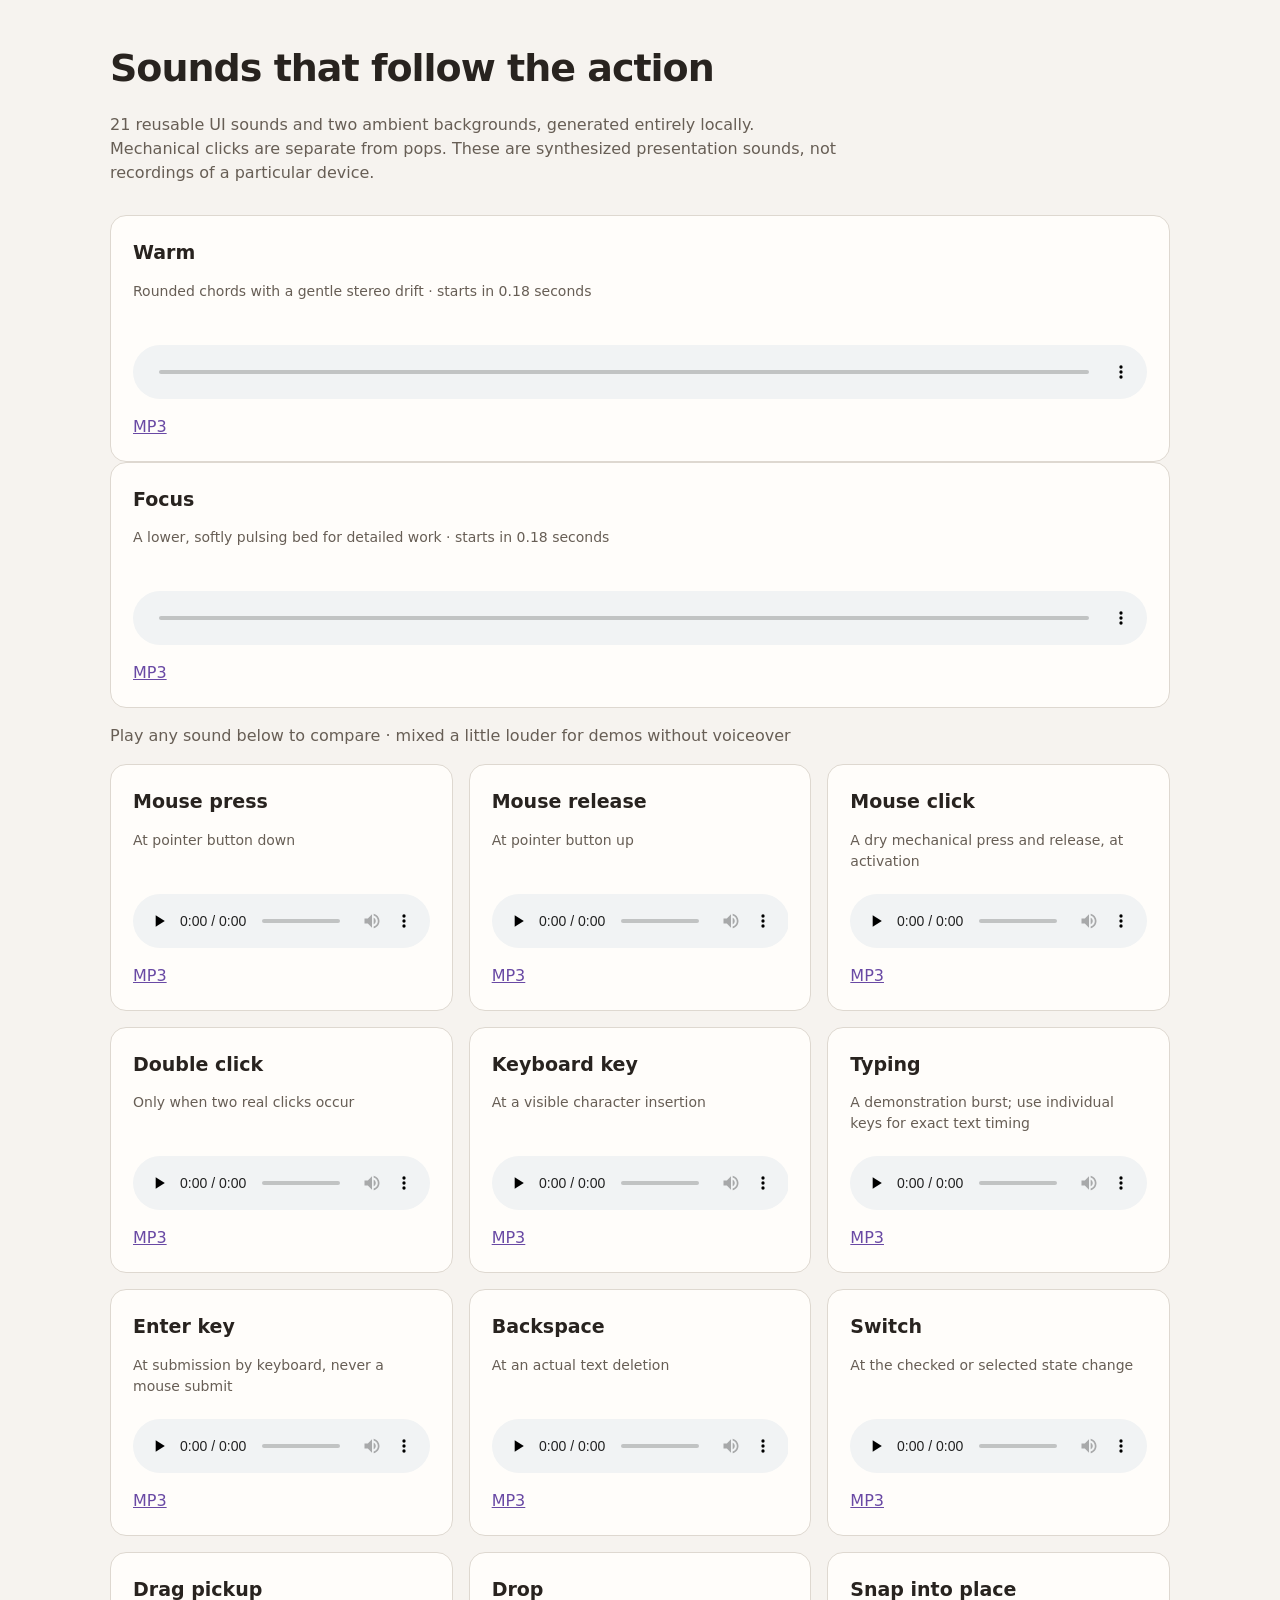
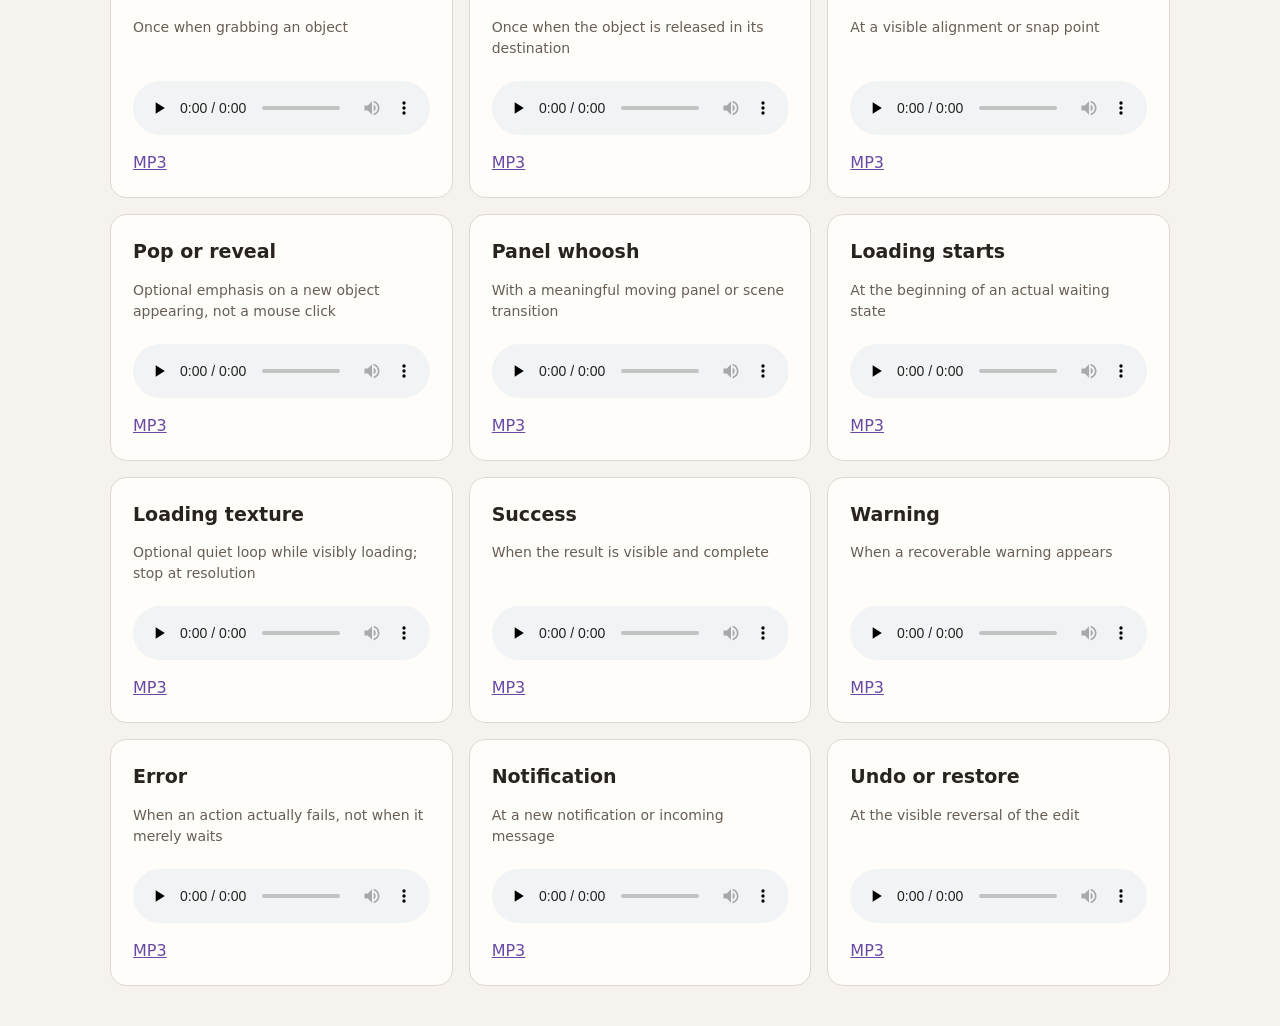
<file: skills/app-workflow-demo/assets/ui-audio/index.html>
<!doctype html><html lang="en"><meta charset="utf-8"><meta name="viewport" content="width=device-width,initial-scale=1"><title>UI sound library</title><style>*{box-sizing:border-box}body{margin:0;background:#f6f3ef;color:#28231f;font:16px/1.5 system-ui}main{max-width:1100px;margin:auto;padding:40px 20px}h1{font-size:38px;letter-spacing:-1px;margin:0}h2{font-size:19px;margin:0}p{color:#675e55}section{display:grid;grid-template-columns:repeat(auto-fit,minmax(290px,1fr));gap:16px}article{padding:22px;background:#fffdfa;border:1px solid #ded8d0;border-radius:16px}article p{min-height:48px;font-size:14px}audio{display:block;width:100%;margin:16px 0}a{color:#6949a4}.intro{max-width:730px;margin-bottom:30px}</style><main><h1>Sounds that follow the action</h1><p class="intro">21 reusable UI sounds and two ambient backgrounds, generated entirely locally. Mechanical clicks are separate from pops. These are synthesized presentation sounds, not recordings of a particular device.</p><article><h2>Warm</h2><p>Rounded chords with a gentle stereo drift · starts in 0.18 seconds</p><audio controls preload="none" src="ambience.mp3"></audio><a download href="ambience.mp3">MP3</a></article><article><h2>Focus</h2><p>A lower, softly pulsing bed for detailed work · starts in 0.18 seconds</p><audio controls preload="none" src="ambience-focus.mp3"></audio><a download href="ambience-focus.mp3">MP3</a></article><p>Play any sound below to compare · mixed a little louder for demos without voiceover</p><section><article><h2>Mouse press</h2><p>At pointer button down</p><audio controls preload="none" src="mouse_down.mp3"></audio><a download href="mouse_down.mp3">MP3</a></article><article><h2>Mouse release</h2><p>At pointer button up</p><audio controls preload="none" src="mouse_up.mp3"></audio><a download href="mouse_up.mp3">MP3</a></article><article><h2>Mouse click</h2><p>A dry mechanical press and release, at activation</p><audio controls preload="none" src="click.mp3"></audio><a download href="click.mp3">MP3</a></article><article><h2>Double click</h2><p>Only when two real clicks occur</p><audio controls preload="none" src="double_click.mp3"></audio><a download href="double_click.mp3">MP3</a></article><article><h2>Keyboard key</h2><p>At a visible character insertion</p><audio controls preload="none" src="key.mp3"></audio><a download href="key.mp3">MP3</a></article><article><h2>Typing</h2><p>A demonstration burst; use individual keys for exact text timing</p><audio controls preload="none" src="typing.mp3"></audio><a download href="typing.mp3">MP3</a></article><article><h2>Enter key</h2><p>At submission by keyboard, never a mouse submit</p><audio controls preload="none" src="enter.mp3"></audio><a download href="enter.mp3">MP3</a></article><article><h2>Backspace</h2><p>At an actual text deletion</p><audio controls preload="none" src="backspace.mp3"></audio><a download href="backspace.mp3">MP3</a></article><article><h2>Switch</h2><p>At the checked or selected state change</p><audio controls preload="none" src="toggle.mp3"></audio><a download href="toggle.mp3">MP3</a></article><article><h2>Drag pickup</h2><p>Once when grabbing an object</p><audio controls preload="none" src="drag.mp3"></audio><a download href="drag.mp3">MP3</a></article><article><h2>Drop</h2><p>Once when the object is released in its destination</p><audio controls preload="none" src="drop.mp3"></audio><a download href="drop.mp3">MP3</a></article><article><h2>Snap into place</h2><p>At a visible alignment or snap point</p><audio controls preload="none" src="snap.mp3"></audio><a download href="snap.mp3">MP3</a></article><article><h2>Pop or reveal</h2><p>Optional emphasis on a new object appearing, not a mouse click</p><audio controls preload="none" src="pop.mp3"></audio><a download href="pop.mp3">MP3</a></article><article><h2>Panel whoosh</h2><p>With a meaningful moving panel or scene transition</p><audio controls preload="none" src="transition.mp3"></audio><a download href="transition.mp3">MP3</a></article><article><h2>Loading starts</h2><p>At the beginning of an actual waiting state</p><audio controls preload="none" src="loading_start.mp3"></audio><a download href="loading_start.mp3">MP3</a></article><article><h2>Loading texture</h2><p>Optional quiet loop while visibly loading; stop at resolution</p><audio controls preload="none" src="loading_loop.mp3"></audio><a download href="loading_loop.mp3">MP3</a></article><article><h2>Success</h2><p>When the result is visible and complete</p><audio controls preload="none" src="complete.mp3"></audio><a download href="complete.mp3">MP3</a></article><article><h2>Warning</h2><p>When a recoverable warning appears</p><audio controls preload="none" src="attention.mp3"></audio><a download href="attention.mp3">MP3</a></article><article><h2>Error</h2><p>When an action actually fails, not when it merely waits</p><audio controls preload="none" src="error.mp3"></audio><a download href="error.mp3">MP3</a></article><article><h2>Notification</h2><p>At a new notification or incoming message</p><audio controls preload="none" src="notification.mp3"></audio><a download href="notification.mp3">MP3</a></article><article><h2>Undo or restore</h2><p>At the visible reversal of the edit</p><audio controls preload="none" src="undo.mp3"></audio><a download href="undo.mp3">MP3</a></article></section></main></html>
</file>
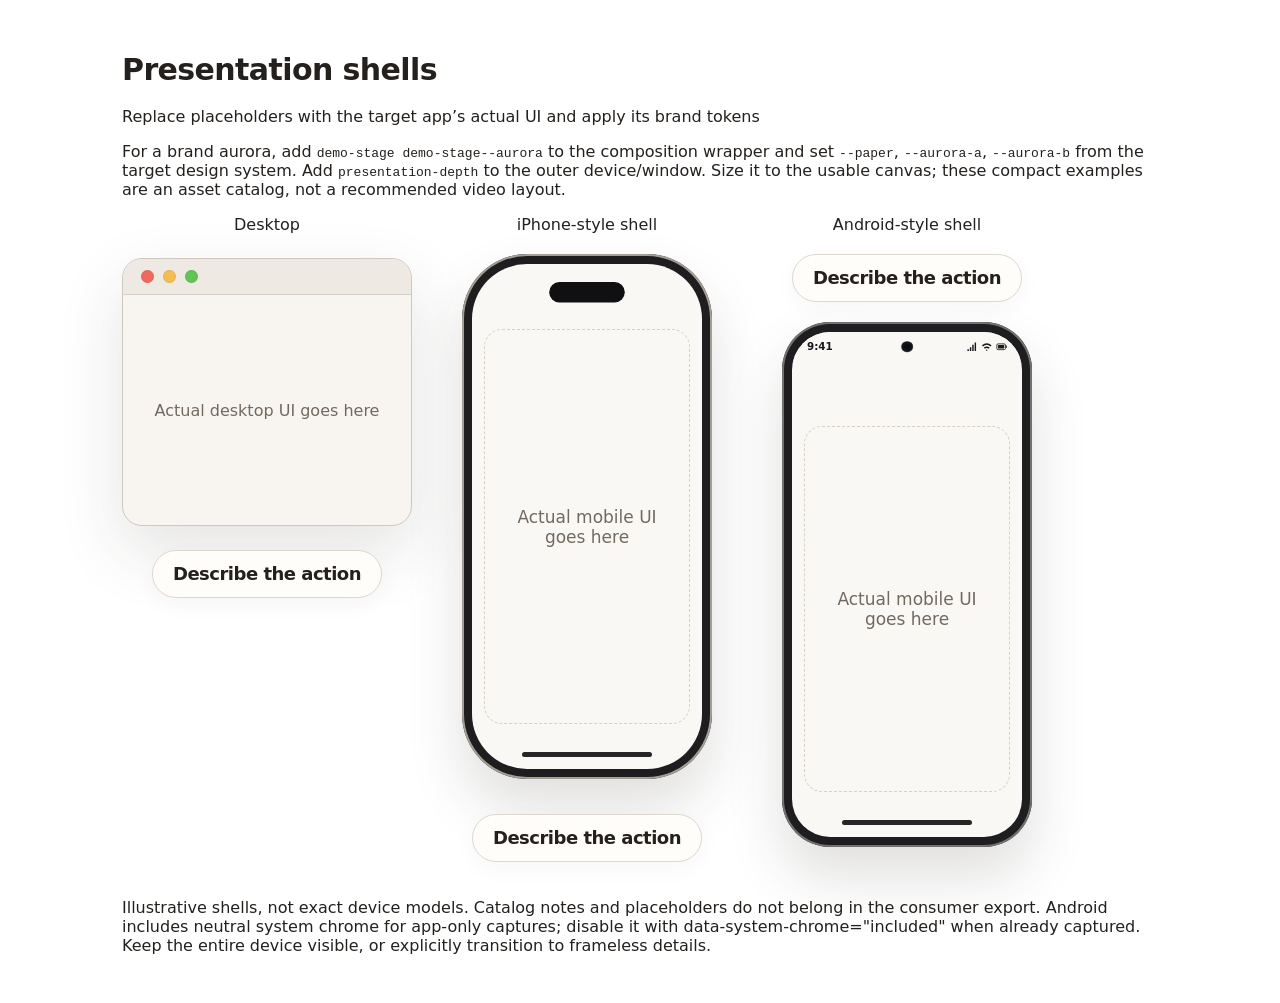
<file: skills/app-workflow-demo/assets/presentation-shells/shells.html>
<!doctype html><html lang="en"><meta charset="utf-8"><meta name="viewport" content="width=device-width,initial-scale=1"><title>Reusable presentation shells</title><link rel="stylesheet" href="frames.css"><style>main{padding:32px;max-width:1100px;margin:auto}h1{font-size:30px;letter-spacing:-.6px}.examples{display:flex;gap:30px;flex-wrap:wrap}figure{margin:0;width:290px}.frame-box{position:relative;height:540px;margin:20px 0}.device{width:250px;height:525px;left:20px;top:0}.action-pill{font-size:18px;padding:12px 20px;max-width:100%}figcaption{text-align:center}.placeholder{position:absolute;inset:65px 12px 45px;display:grid;place-items:center;color:#72695f;text-align:center;padding:20px;border:1px dashed #d9d0c5;border-radius:18px;font-size:17px}.caption-slot{position:static}.iphone .camera{transform:translateX(-50%) scale(.6);transform-origin:top center}.mac-window{position:relative;inset:auto;width:100%;margin:24px 0}.mac-titlebar{height:36px;font-size:12px}.mac-content{height:230px;display:grid;place-items:center;color:#73695f}</style><main><h1>Presentation shells</h1><p>Replace placeholders with the target app’s actual UI and apply its brand tokens</p><p>For a brand aurora, add <code>demo-stage demo-stage--aurora</code> to the composition wrapper and set <code>--paper</code>, <code>--aurora-a</code>, <code>--aurora-b</code> from the target design system. Add <code>presentation-depth</code> to the outer device/window. Size it to the usable canvas; these compact examples are an asset catalog, not a recommended video layout.</p><div class="examples"><figure><figcaption>Desktop</figcaption><div class="mac-window"><div class="mac-titlebar"><div class="traffic-lights"><i></i><i></i><i></i></div></div><div class="mac-content">Actual desktop UI goes here</div></div><div class="caption-slot"><div class="action-pill">Describe the action</div></div></figure><figure><figcaption>iPhone-style shell</figcaption><div class="frame-box"><div class="device iphone"><div class="phone-screen"><div class="camera"></div><div class="placeholder">Actual mobile UI goes here</div><div class="gesture"></div></div></div></div><div class="caption-slot"><div class="action-pill">Describe the action</div></div></figure><figure><figcaption>Android-style shell</figcaption><div class="caption-slot" style="margin-top:20px"><div class="action-pill">Describe the action</div></div><div class="frame-box"><div class="device android" data-system-chrome="omitted"><div class="phone-screen"><div class="android-status-bar" aria-hidden="true"><span>9:41</span><span class="android-status-icons"><svg viewBox="0 0 24 24"><path d="M3 17h3v4H3zm5-4h3v8H8zm5-5h3v13h-3zm5-5h3v18h-3z"/></svg><svg viewBox="0 0 24 24"><path d="M2 8.8a16 16 0 0 1 20 0l-2 2.5a12.7 12.7 0 0 0-16 0zm4 5a9.6 9.6 0 0 1 12 0L16 16a6.4 6.4 0 0 0-8 0zm4 4.8a3.2 3.2 0 0 1 4 0L12 21z"/></svg><svg viewBox="0 0 28 24"><rect x="2" y="5" width="21" height="14" rx="3" fill="none" stroke="currentColor" stroke-width="2"/><rect x="5" y="8" width="15" height="8" rx="1"/><path d="M25 9h2v6h-2z"/></svg></span></div><div class="camera" aria-hidden="true"></div><div class="android-app-viewport"><div class="placeholder">Actual mobile UI goes here</div></div><div class="gesture"></div></div></div></div></figure></div><p>Illustrative shells, not exact device models. Catalog notes and placeholders do not belong in the consumer export. Android includes neutral system chrome for app-only captures; disable it with data-system-chrome="included" when already captured. Keep the entire device visible, or explicitly transition to frameless details.</p></main></html>
</file>
<file: skills/app-workflow-demo/assets/presentation-shells/frames.css>
*{box-sizing:border-box}body{margin:0;color:var(--ink,#24201d);font-family:var(--font,system-ui,sans-serif)}
.demo-stage{position:relative;overflow:hidden;background:radial-gradient(ellipse at 15% 0%,var(--wash,#e9e7e3),transparent 58%),var(--paper,#f4f1ed)}
.action-pill{display:inline-flex;align-items:center;justify-content:center;max-width:86%;padding:18px 30px;border-radius:32px;background:var(--caption-surface,#fffdf9);color:var(--ink,#24201d);border:1px solid var(--caption-line,#ded7ce);box-shadow:0 7px 22px #3d30260a;font-weight:550;line-height:1.22;text-align:center;letter-spacing:-.5px;font-size:34px;isolation:isolate}
.caption-slot{position:absolute;left:0;right:0;display:flex;justify-content:center;align-items:center;pointer-events:none}
.device{position:absolute;background:#1e1e20;box-shadow:0 30px 55px #30272325,inset 0 0 0 2px #a49e97;overflow:visible;padding:10px}
.device.iphone{border-radius:65px}.device.android{border-radius:48px;box-shadow:0 30px 55px #30272325,inset 0 0 0 2px #737170}
.phone-screen{position:relative;width:100%;height:100%;background:#faf8f5;overflow:hidden;border-radius:55px}.android .phone-screen{border-radius:38px}
.iphone .camera{position:absolute;top:18px;left:50%;transform:translateX(-50%);width:126px;height:34px;border-radius:30px;background:#101012;z-index:5}
.android .phone-screen{container-type:inline-size;--android-status-height:5.8%;--android-camera-size:4.2%;--android-status-ink:#17191d;--android-status-surface:#faf8f5}
.android .camera{position:absolute;top:calc(var(--android-status-height) / 2);left:50%;transform:translate(-50%,-50%);width:var(--android-camera-size);height:auto;aspect-ratio:1;border-radius:50%;background:#090b0e;box-shadow:0 0 0 1px #30343b,inset 0 0 0 2px #11151b;z-index:6}
.android-status-bar{position:absolute;inset:0 0 auto;height:var(--android-status-height);padding:0 6.5%;display:flex;align-items:center;justify-content:space-between;background:var(--android-status-surface);color:var(--android-status-ink);font-family:system-ui,sans-serif;font-size:4.5cqw;font-weight:600;line-height:1;z-index:4}
.android-status-icons{display:flex;gap:1.4cqw;align-items:center}
.android-status-icons svg{display:block;width:5cqw;height:5cqw;fill:currentColor;flex:none}
.android-app-viewport{position:absolute;inset:var(--android-status-height) 0 0;overflow:hidden}
.android-app-viewport>img{display:block;width:100%;height:100%;object-fit:contain;object-position:top center}
.android[data-system-chrome="included"] .android-status-bar{display:none}
.android[data-system-chrome="included"] .android-app-viewport{top:0}
.android[data-camera-included="true"] .camera{display:none}
.page-heading{position:absolute;left:var(--stage-gutter,4%);right:var(--stage-gutter,4%);top:var(--heading-top,4%);margin:0;text-align:center;color:var(--ink,#24201d);font-family:var(--font,system-ui,sans-serif);font-size:var(--heading-size,56px);line-height:1.12;font-weight:600}
.gesture{position:absolute;bottom:12px;left:50%;transform:translateX(-50%);width:130px;height:5px;background:#272526;border-radius:8px;z-index:5}
.hardware-button{position:absolute;right:-3px;top:205px;width:3px;height:78px;border-radius:0 3px 3px 0;background:#77716a}
.mac-window{position:absolute;border:1px solid #d0c7bf;border-radius:20px;overflow:hidden;background:#f8f5f1;box-shadow:0 25px 65px #30272320}
.mac-titlebar{height:44px;position:relative;display:flex;align-items:center;justify-content:center;background:#eee9e3;border-bottom:1px solid #d8d0c7;color:#746c64;font-size:17px;font-weight:500}
.traffic-lights{position:absolute;left:18px;display:flex;gap:9px}.traffic-lights i{width:13px;height:13px;border-radius:50%;background:#ee6a5e;border:1px solid #00000012}.traffic-lights i:nth-child(2){background:#f4bd4f}.traffic-lights i:nth-child(3){background:#61c454}
.mac-content{display:block;width:100%;height:auto}.sample-ui{padding:82px 25px 28px;color:#302a24;font-family:inherit}.sample-ui small{display:block;font-size:13px;text-transform:uppercase;letter-spacing:1px;color:#7a7067}.sample-ui h2{margin:12px 0 22px;font-size:34px;letter-spacing:-1px;line-height:1.05}.sample-ui .media{height:210px;border-radius:16px;background:linear-gradient(145deg,#ddd4e9,#ebe5da);display:grid;place-items:center;color:#78668a;font-size:16px;border:1px solid #dbd1df}.sample-ui p{font-size:16px;line-height:1.5;color:#80746a}.sample-ui .sample-row{display:flex;gap:16px;align-items:center;padding:15px 12px;border:1px solid #e4ddd4;border-radius:14px;margin:10px 0;background:#fffdf9;font-size:18px}.sample-ui .sample-row.selected{border:1.5px solid #896aac;background:#f1ebf7}.sample-ui .thumb{width:45px;height:45px;border-radius:8px;background:#e8e1ed}.sample-ui .sample-row:nth-last-child(1) .thumb{background:#e4ddd1}.sample-ui .duration{margin-left:auto;font-size:14px;color:#82796e}.sample-ui .sample-button{margin-top:26px;background:#302924;color:#fff;border-radius:30px;padding:17px;text-align:center;font-size:18px}.study-note{font-size:17px;letter-spacing:.3px;color:#70685f}.status{position:absolute;left:28px;top:24px;right:27px;font:600 14px system-ui;display:flex;justify-content:space-between}.sample-ui .sample-label{position:absolute;left:0;right:0;bottom:45px;text-align:center;font-size:12px;letter-spacing:1px;color:#81776c}

/* Target-brand presentation layer. Set hues from the app; transparent defaults
   intentionally introduce no unrelated palette. Blur never touches product UI. */
.demo-stage { --stage-gutter: 4%; isolation: isolate; }
.demo-stage--aurora::before {
  content: "";
  position: absolute;
  inset: -18%;
  z-index: -1;
  pointer-events: none;
  background:
    radial-gradient(ellipse at 14% 20%, var(--aurora-a, transparent), transparent 56%),
    radial-gradient(ellipse at 88% 58%, var(--aurora-b, transparent), transparent 58%),
    radial-gradient(ellipse at 36% 94%, var(--aurora-c, transparent), transparent 54%);
  filter: blur(var(--aurora-blur, 58px));
  opacity: var(--aurora-opacity, .42);
}
/* Add to the outer shell, not the app's internal cards. Later rule deliberately
   overrides baseline shell shadows while preserving platform geometry. */
.device.presentation-depth,
.mac-window.presentation-depth,
.presentation-depth {
  box-shadow:
    0 8px 16px var(--depth-contact, #00000014),
    0 30px 64px var(--depth-diffuse, #00000026),
    inset 0 0 0 1px var(--depth-edge, #ffffff55);
}
</file>
